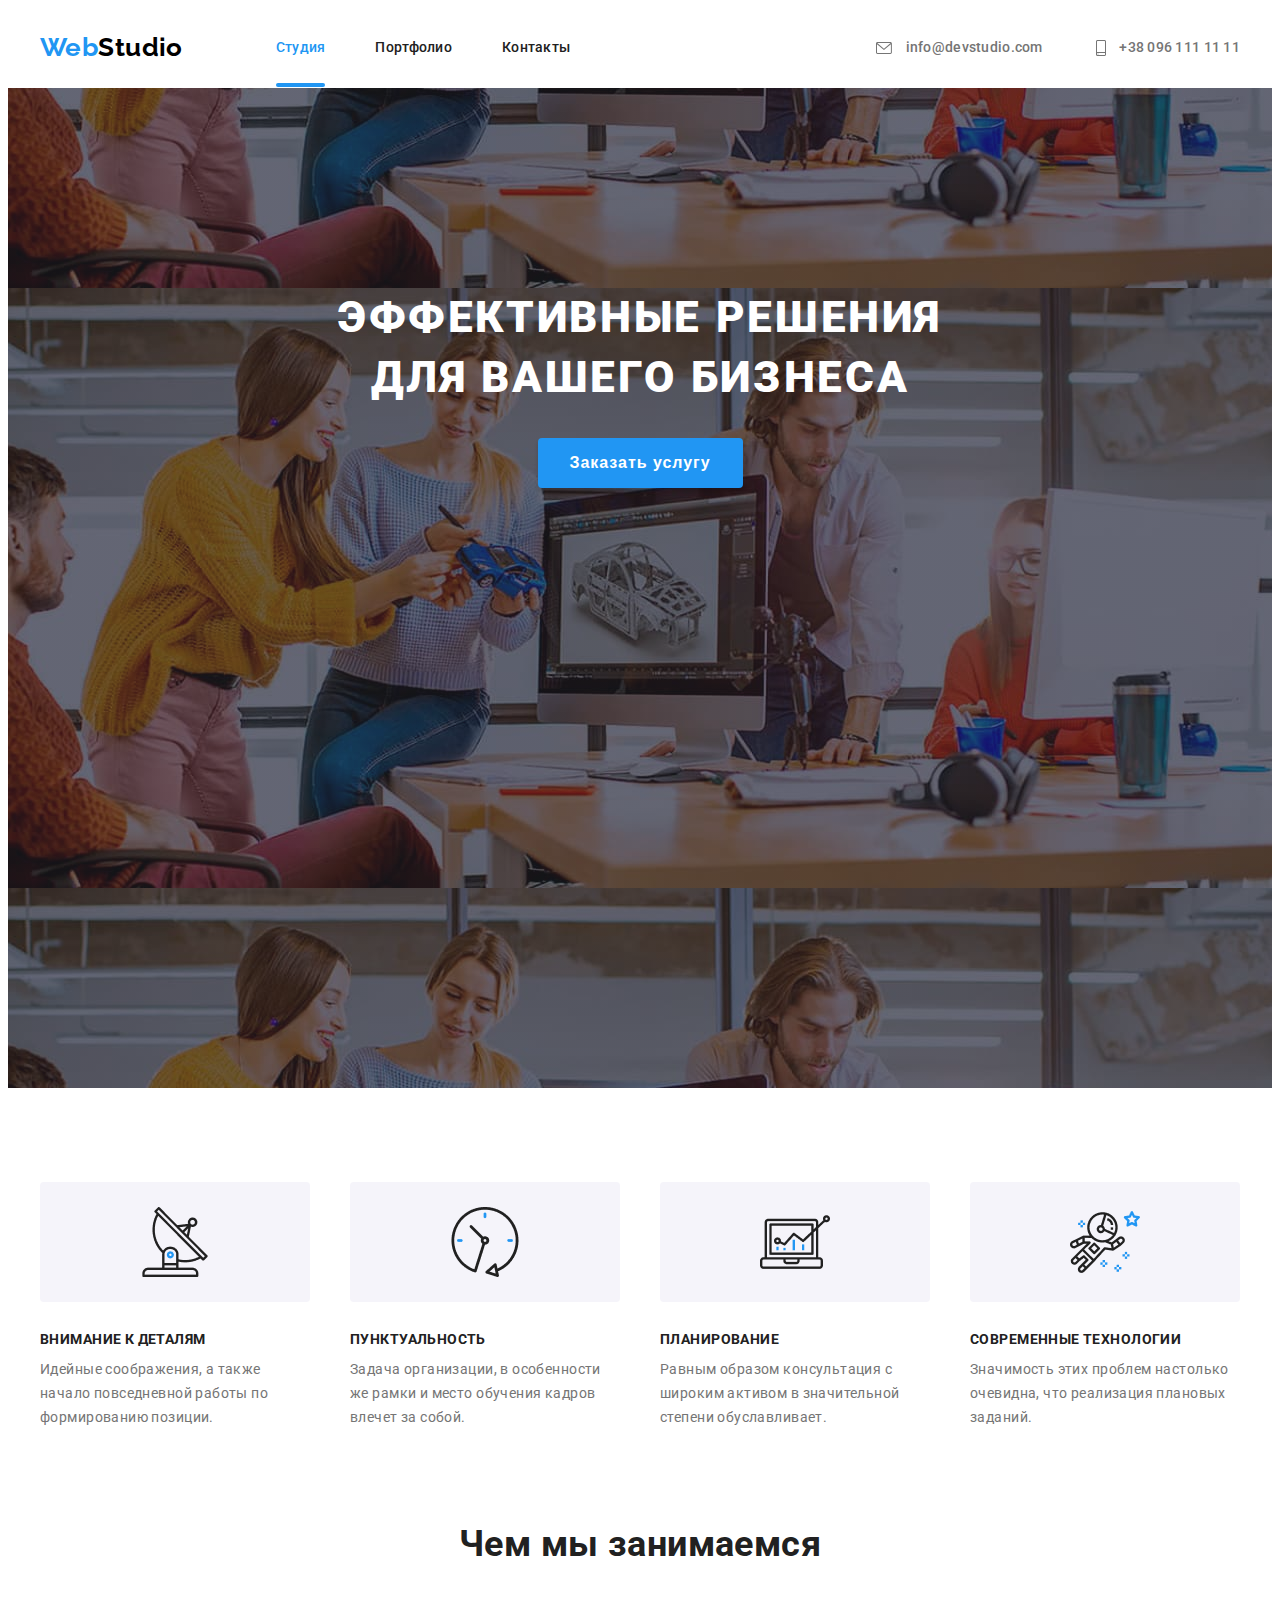
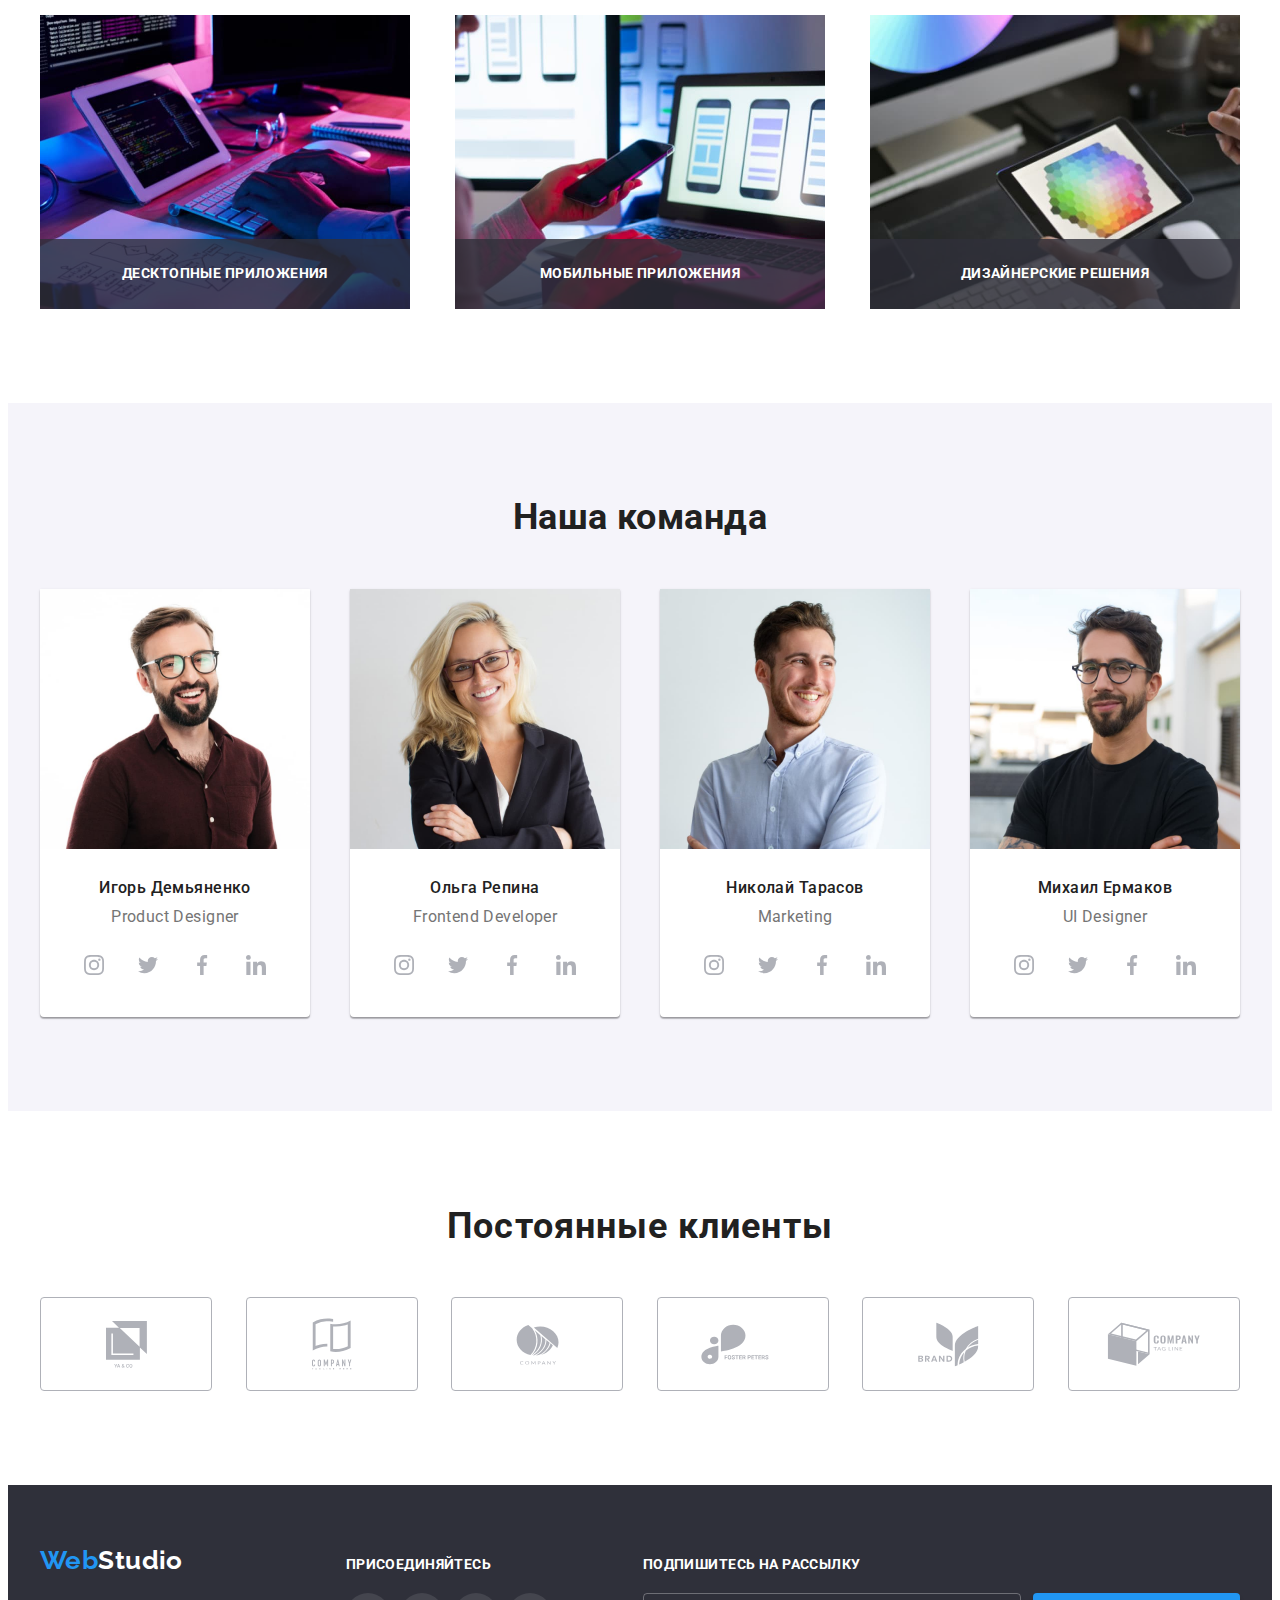
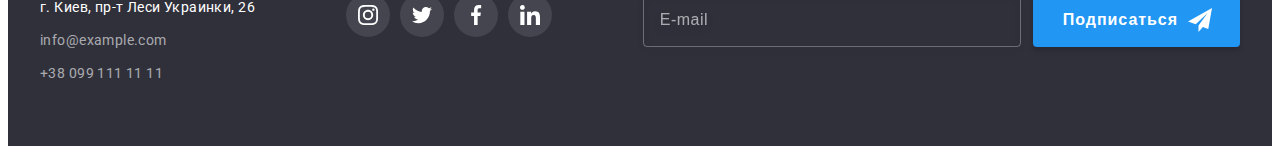
<file: index.html>
<!DOCTYPE html>
<html lang="ru">

<head>
  <meta charset="UTF-8" />
  <meta http-equiv="X-UA-Compatible" content="IE=edge" />
  <meta name="viewport" content="width=device-width, initial-scale=1.0" />
  <link rel="stylesheet" href="https://cdnjs.cloudflare.com/ajax/libs/modern-normalize/1.1.0/modern-normalize.min.css"
    integrity="sha512-wpPYUAdjBVSE4KJnH1VR1HeZfpl1ub8YT/NKx4PuQ5NmX2tKuGu6U/JRp5y+Y8XG2tV+wKQpNHVUX03MfMFn9Q=="
    crossorigin="anonymous" referrerpolicy="no-referrer" />
  <link rel="preconnect" href="https://fonts.googleapis.com" />
  <link rel="preconnect" href="https://fonts.gstatic.com" crossorigin />
  <link href="https://fonts.googleapis.com/css2?family=Raleway:wght@700&family=Roboto:wght@400;500;700;900&display=swap"
    rel="stylesheet" />
  <link rel="stylesheet" href="./css/main.min.css" />
  <title>Document</title>
</head>

<body>

  <header>
    <div class="container container-header">

      <nav class="navigation">
        <a href="" class="logo link">Web<span class="logo_dark">Studio</span> </a>

        <ul class="navigation__list list">
          <li class="navigation__item">
            <a href="./index.html" class="navigation__link current link">Студия</a>
          </li>
          <li class="navigation__item">
            <a href="./portfolio.html" class="navigation__link link">Портфолио</a>
          </li>
          <li class="navigation__item">
            <a href="" class="navigation__link link">Контакты</a>
          </li>
        </ul>
      </nav>

      <div class="contacts-header">
        <a href="info@devstudio.com" class="contacts-header__mail link">
          <svg class="contacts-header__icon" width="16" height="12">
            <use href="./images/icons.svg#envelope"></use>
          </svg> info@devstudio.com</a>
        <a href="+380961111111" class="contacts-header__phone link">
          <svg class="contacts-header__icon" width="10" height="16">
            <use href="./images/icons.svg#smartphone"></use>
          </svg> +38 096 111 11 11</a>
      </div>

    </div>
  </header>

  <main>

    <section class="hero">
      <div class="hero__background">
        <div class="container">

          <h1 class="hero__title">эффективные решения для вашего бизнеса</h1>
          <button type="button" class="hero__btn" data-modal-open>Заказать услугу</button>

        </div>
      </div>
    </section>

    <section class="peculiarities section">
      <div class="container">

        <h2 class="visually-hidden">ОСОБЕННОСТИ</h2>

        <ul class="peculiarities__list list">
          <li class="peculiarities__item">
            <h3 class="peculiarities__title antenna">Внимание к деталям</h3>
            <p class="peculiarities__text">
              Идейные соображения, а также начало повседневной работы по формированию позиции.
            </p>
          </li>

          <li class="peculiarities__item">
            <h3 class="peculiarities__title clock">Пунктуальность</h3>
            <p class="peculiarities__text">
              Задача организации, в особенности же рамки и место обучения кадров влечет за собой.
            </p>
          </li>

          <li class="peculiarities__item">
            <h3 class="peculiarities__title diagram">Планирование</h3>
            <p class="peculiarities__text">
              Равным образом консультация с широким активом в значительной степени обуславливает.
            </p>
          </li>

          <li class="peculiarities__item">
            <h3 class="peculiarities__title astronaut">Современные технологии</h3>
            <p class="peculiarities__text">
              Значимость этих проблем настолько очевидна, что реализация плановых заданий.
            </p>
          </li>
        </ul>

      </div>
    </section>

    <section class="service section">
      <div class="container">

        <h2 class="service__title">Чем мы занимаемся</h2>

        <ul class="service__list list">
          <li class="service__item">
            <img src="./images/tablet2.jpg" alt="img" width="370" class="service-img" />
            <p class="service__text">Десктопные приложения</p>
          </li>

          <li class="service__item">
            <img src="./images/phone.jpg" alt="img" width="370" class="service-img" />
            <p class="service__text">Мобильные приложения</p>
          </li>

          <li class="service__item">
            <img src="./images/tablet1.jpg" alt="img" width="370" class="service-img" />
            <p class="service__text">Дизайнерские решения</p>
          </li>
        </ul>

      </div>
    </section>

    <section class="command section">
      <div class="container">

        <h2 class="command__title">Наша команда</h2>
        <ul class="command__list list">
          <li class="command__item">
            <img src="./images/designer.jpg" alt="Product Designer" width="270" class="command__img" />
            <h3 class="command__text-name">Игорь Демьяненко</h3>
            <p class="command__text-prof">Product Designer</p>

            <ul class="command__social-list list">
              <li>
                <a href="" class="command__social-link link">
                  <svg width="20" height="20">
                    <use href="./images/icons.svg#instagram"></use>
                  </svg>
                </a>
              </li>

              <li>
                <a href="" class="command__social-link link">
                  <svg width="20" height="20">
                    <use href="./images/icons.svg#twitter"></use>
                  </svg>
                </a>
              </li>

              <li>
                <a href="" class="command__social-link link">
                  <svg width="20" height="20">
                    <use href="./images/icons.svg#facebook"></use>
                  </svg>
                </a>
              </li>

              <li>
                <a href="" class="command__social-link link">
                  <svg width="20" height="20">
                    <use href="./images/icons.svg#linkedin"></use>
                  </svg>
                </a>
              </li>
            </ul>

          </li>

          <li class="command__item">
            <img src="./images/developer.jpg" alt="Frontend Developer" width="270" class="command__img" />
            <h3 class="command__text-name">Ольга Репина</h3>
            <p class="command__text-prof">Frontend Developer</p>

            <ul class="command__social-list list">
              <li>
                <a href="" class="command__social-link link">
                  <svg width="20" height="20">
                    <use href="./images/icons.svg#instagram"></use>
                  </svg>
                </a>
              </li>

              <li>
                <a href="" class="command__social-link link">
                  <svg width="20" height="20">
                    <use href="./images/icons.svg#twitter"></use>
                  </svg>
                </a>
              </li>

              <li>
                <a href="" class="command__social-link link">
                  <svg width="20" height="20">
                    <use href="./images/icons.svg#facebook"></use>
                  </svg>
                </a>
              </li>

              <li>
                <a href="" class="command__social-link link">
                  <svg width="20" height="20">
                    <use href="./images/icons.svg#linkedin"></use>
                  </svg>
                </a>
              </li>
            </ul>

          </li>

          <li class="command__item">
            <img src="./images/marketing.jpg" alt="Marketing" width="270" class="command__img" />
            <h3 class="command__text-name">Николай Тарасов</h3>
            <p class="command__text-prof">Marketing</p>

            <ul class="command__social-list list">
              <li>
                <a href="" class="command__social-link link">
                  <svg width="20" height="20">
                    <use href="./images/icons.svg#instagram"></use>
                  </svg>
                </a>
              </li>

              <li>
                <a href="" class="command__social-link link">
                  <svg width="20" height="20">
                    <use href="./images/icons.svg#twitter"></use>
                  </svg>
                </a>
              </li>

              <li>
                <a href="" class="command__social-link link">
                  <svg width="20" height="20">
                    <use href="./images/icons.svg#facebook"></use>
                  </svg>
                </a>
              </li>

              <li>
                <a href="" class="command__social-link link">
                  <svg width="20" height="20">
                    <use href="./images/icons.svg#linkedin"></use>
                  </svg>
                </a>
              </li>
            </ul>

          </li>

          <li class="command__item">
            <img src="./images/ui.jpg" alt="UI Designer" width="270" class="command__img" />
            <h3 class="command__text-name">Михаил Ермаков</h3>
            <p class="command__text-prof">UI Designer</p>

            <ul class="command__social-list list">
              <li>
                <a href="" class="command__social-link link">
                  <svg width="20" height="20">
                    <use href="./images/icons.svg#instagram"></use>
                  </svg>
                </a>
              </li>

              <li>
                <a href="" class="command__social-link link">
                  <svg width="20" height="20">
                    <use href="./images/icons.svg#twitter"></use>
                  </svg>
                </a>
              </li>

              <li>
                <a href="" class="command__social-link link">
                  <svg width="20" height="20">
                    <use href="./images/icons.svg#facebook"></use>
                  </svg>
                </a>
              </li>

              <li>
                <a href="" class="command__social-link link">
                  <svg width="20" height="20">
                    <use href="./images/icons.svg#linkedin"></use>
                  </svg>
                </a>
              </li>
            </ul>

          </li>
        </ul>

      </div>
    </section>

    <section class="client section">
      <div class="container">

        <h2 class="client__title">Постоянные клиенты</h2>

        <ul class="client__list list">
          <li class="client__item">
            <a href="" class="client__link link">
              <svg width="41" height="47">
                <use href="./images/icons.svg#ya_co"></use>
              </svg>
            </a>
          </li>

          <li class="client__item">
            <a href="" class="client__link link">
              <svg width="40" height="52">
                <use href="./images/icons.svg#tagline"></use>
              </svg>
            </a>
          </li>

          <li class="client__item">
            <a href="" class="client__link link">
              <svg width="43" height="41">
                <use href="./images/icons.svg#company"></use>
              </svg>
            </a>
          </li>

          <li class="client__item">
            <a href="" class="client__link link">
              <svg width="84" height="41">
                <use href="./images/icons.svg#foster"></use>
              </svg>
            </a>
          </li>

          <li class="client__item">
            <a href="" class="client__link link">
              <svg width="63" height="45">
                <use href="./images/icons.svg#brand"></use>
              </svg>
            </a>
          </li>

          <li class="client__item">
            <a href="" class="client__link link">
              <svg width="94" height="44">
                <use href="./images/icons.svg#tag_line"></use>
              </svg>
            </a>
          </li>
        </ul>

      </div>
    </section>

  </main>

  <footer>
    <div class="container container-footer">

      <div class="contact-footer">
        <a href="" class="contact-footer__logo logo link">Web<span class="logo_light">Studio</span> </a>

        <address>

          <ul class="contact-footer__list list">
            <li class="contact-footer__item">
              <a href="" class="contact-footer__link contact-footer__link_white link">г. Киев, пр-т Леси Украинки,
                26</a>
            </li>
            <li class="contact-footer__item">
              <a href="info@example.com" class="contact-footer__link link">info@example.com</a>
            </li>
            <li class="contact-footer__item">
              <a href="+380991111111" class="contact-footer__link link">+38 099 111 11 11</a>
            </li>
          </ul>

        </address>
      </div>

      <div class="social-footer">
        <p class="social-footer__txt">присоединяйтесь</p>

        <ul class="social-footer__list list">
          <li>
            <a href="" class="social-footer__link link">
              <svg width="20" height="20">
                <use href="./images/icons.svg#instagram"></use>
              </svg>
            </a>
          </li>

          <li>
            <a href="" class="social-footer__link link">
              <svg width="20" height="20">
                <use href="./images/icons.svg#twitter"></use>
              </svg>
            </a>
          </li>

          <li>
            <a href="" class="social-footer__link link">
              <svg width="20" height="20">
                <use href="./images/icons.svg#facebook"></use>
              </svg>
            </a>
          </li>

          <li>
            <a href="" class="social-footer__link link">
              <svg width="20" height="20">
                <use href="./images/icons.svg#linkedin"></use>
              </svg>
            </a>
          </li>
        </ul>
      </div>

      <div class="subscription">
        <p class="subscription__txt">Подпишитесь на рассылку</p>

        <form class="subscription__form">
          <label>
            <input name="footer-email" type="email" placeholder="E-mail" class="subscription__input">
          </label>
          <button type="submit" class="subscription__btn">Подписаться<svg class="subscription__img" width="24"
              height="24">
              <use href="./images/icons.svg#icon_send"></use>
            </svg></button>
        </form>

      </div>

    </div>
  </footer>

  <div class="modal-drop is-hidden" data-modal>

    <div class="modal">

      <button type="button" class="modal__btn" data-modal-close>
        <svg width="11" height="11">
          <use href="./images/icons.svg#close"></use>
        </svg>
      </button>

      <p class="modal__text">Оставьте свои данные, мы вам перезвоним</p>

      <form>

        <label class="modal__contact">
          Имя
          <span class="modal__input-box">
            <input name="user-name" class="modal__input" type="text">
            <svg class="modal__icon" width="18" height="18">
              <use href="./images/icons.svg#person-black"></use>
            </svg>
          </span>
        </label>

        <label class="modal__contact">
          Телефон
          <span class="modal__input-box">
            <input name="user-phone" class="modal__input" type="tel">
            <svg class="modal__icon" width="18" height="18">
              <use href="./images/icons.svg#phone-black"></use>
            </svg>
          </span>
        </label>

        <label class="modal__contact">
          Почта
          <span class="modal__input-box">
            <input name="user-email" class="modal__input" type="email">
            <svg class="modal__icon" width="18" height="18">
              <use href="./images/icons.svg#email-black"></use>
            </svg>
          </span>
        </label>

        <label class="modal__contact">
          Комментарий
          <textarea name="user-message" placeholder="Введите текст" class="modal__message"></textarea>
        </label>

        <div class="checkbox-box">
          <input type="checkbox" name="accept-policy" id="checkbox" class="modal__checkbox-input visually-hidden"
            required>
          <label for="checkbox" class="modal__checkbox">Соглашаюсь с рассылкой и принимаю&nbsp;<a href=""
              class="modal__checkbox_link">Условия
              договора</a></label>
        </div>

        <button type="submit" class="modal__btn-submit">Отправить</button>
      </form>

    </div>

  </div>

  <script src="./modal.js"></script>

</body>

</html>
</file>
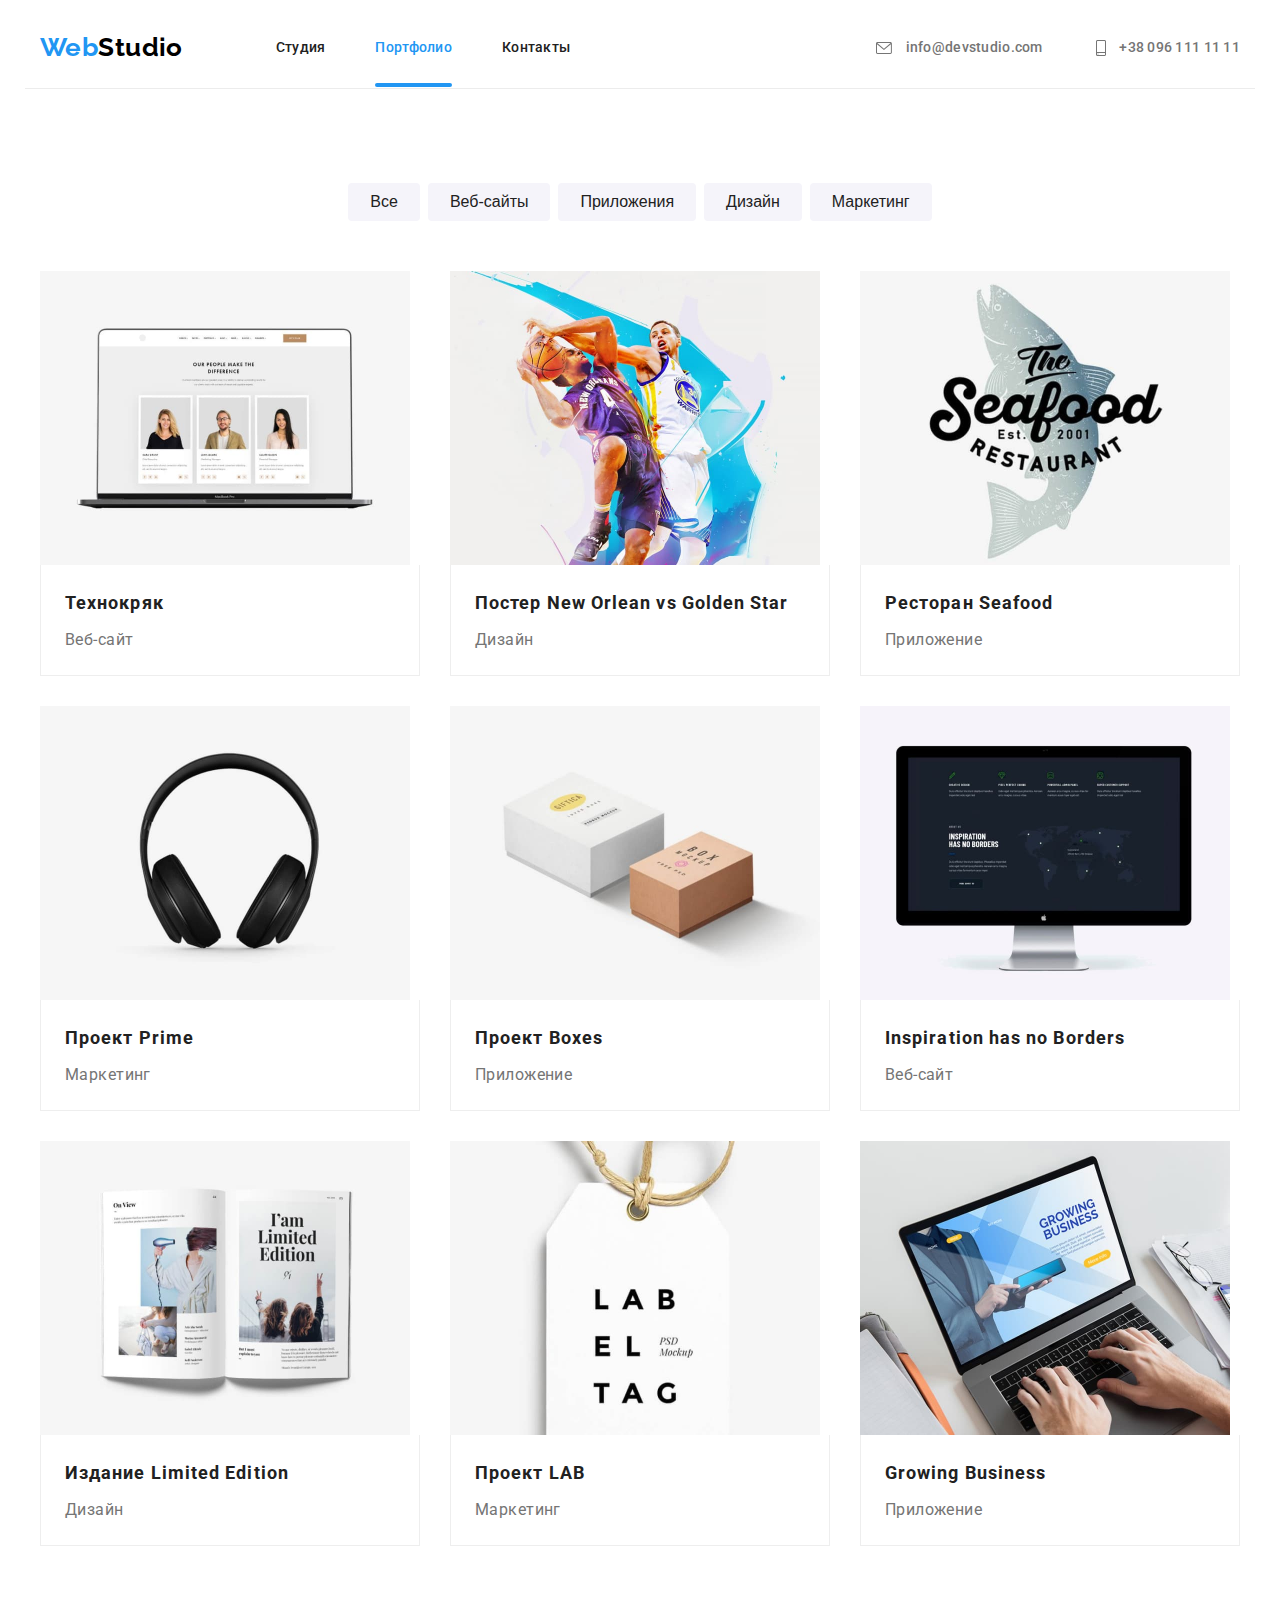
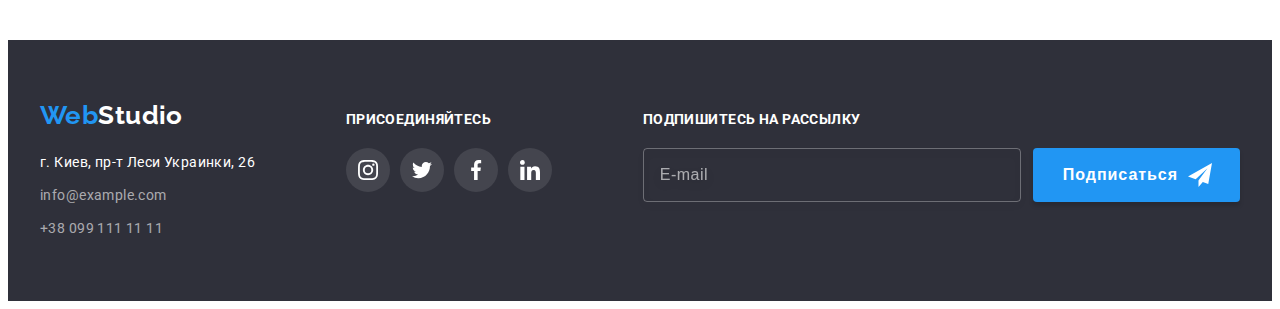
<file: portfolio.html>
<!DOCTYPE html>
<html lang="ru">

<head>
  <meta charset="UTF-8" />
  <meta http-equiv="X-UA-Compatible" content="IE=edge" />
  <meta name="viewport" content="width=device-width, initial-scale=1.0" />
  <link rel="stylesheet" href="https://cdnjs.cloudflare.com/ajax/libs/modern-normalize/1.1.0/modern-normalize.min.css"
    integrity="sha512-wpPYUAdjBVSE4KJnH1VR1HeZfpl1ub8YT/NKx4PuQ5NmX2tKuGu6U/JRp5y+Y8XG2tV+wKQpNHVUX03MfMFn9Q=="
    crossorigin="anonymous" referrerpolicy="no-referrer" />
  <link rel="preconnect" href="https://fonts.googleapis.com" />
  <link rel="preconnect" href="https://fonts.gstatic.com" crossorigin />
  <link href="https://fonts.googleapis.com/css2?family=Raleway:wght@700&family=Roboto:wght@400;500;700;900&display=swap"
    rel="stylesheet" />
  <link rel="stylesheet" href="./css/main.min.css" />
  <title>Document</title>
</head>

<body>

  <header>
    <div class="container container-header portfolio-header">

      <nav class="navigation">
        <a href="" class="logo link">Web<span class="logo_dark">Studio</span> </a>

        <ul class="navigation__list list">
          <li class="navigation__item">
            <a href="./index.html" class="navigation__link link">Студия</a>
          </li>
          <li class="navigation__item">
            <a href="./portfolio.html" class="navigation__link current link">Портфолио</a>
          </li>
          <li class="navigation__item">
            <a href="" class="navigation__link link">Контакты</a>
          </li>
        </ul>
      </nav>

      <div class="contacts-header">
        <a href="info@devstudio.com" class="contacts-header__mail link">
          <svg class="contacts-header__icon" width="16" height="12">
            <use href="./images/icons.svg#envelope"></use>
          </svg> info@devstudio.com</a>
        <a href="+380961111111" class="contacts-header__phone link">
          <svg class="contacts-header__icon" width="10" height="16">
            <use href="./images/icons.svg#smartphone"></use>
          </svg> +38 096 111 11 11</a>
      </div>

    </div>
  </header>

  <main>

    <section class="portfolio section">
      <div class="container">

        <h1 class="visually-hidden">PORTFOLIO</h1>

        <ul class="portfolio-sorting list">
          <li class="portfolio-sorting__item">
            <button type="button" class="portfolio-sorting__btn">Все</button>
          </li>

          <li class="portfolio-sorting__item">
            <button type="button" class="portfolio-sorting__btn">Веб-сайты</button>
          </li>

          <li class="portfolio-sorting__item">
            <button type="button" class="portfolio-sorting__btn">Приложения</button>
          </li>

          <li class="portfolio-sorting__item">
            <button type="button" class="portfolio-sorting__btn">Дизайн</button>
          </li>

          <li class="portfolio-sorting__item">
            <button type="button" class="portfolio-sorting__btn">Маркетинг</button>
          </li>
        </ul>

        <ul class="projects-list list">
          <li class="projects-list__item">
            <a href="" class="projects-list__link link">

              <div class="projects-list__thumb">
                <img src="./images/project-1.jpg" alt="img" width="370" />
                <p class="projects-list__text">Ресурс предлагает комплексные предложения с разным уровнем функционала
                  и
                  сервисов. Все это позволит
                  посетителю получить
                  исчерпывающие сведения о компании или частном лице.</p>
              </div>

              <div class="projects-list__box">
                <h2 class="projects-list__title">Технокряк</h2>
                <p class="projects-list__description">Веб-сайт</p>
              </div>

            </a>
          </li>

          <li class="projects-list__item">
            <a href="" class="projects-list__link link">

              <div class="projects-list__thumb">
                <img src="./images/project-2.jpg" alt="img" width="370" />
                <p class="projects-list__text">Ресурс предлагает комплексные предложения с разным уровнем функционала
                  и
                  сервисов. Все это позволит
                  посетителю получить
                  исчерпывающие сведения о компании или частном лице.</p>
              </div>

              <div class="projects-list__box">
                <h2 class="projects-list__title">Постер New Orlean vs Golden Star</h2>
                <p class="projects-list__description">Дизайн</p>
              </div>

            </a>
          </li>

          <li class="projects-list__item">
            <a href="" class="projects-list__link link">

              <div class="projects-list__thumb">
                <img src="./images/project-3.jpg" alt="img" width="370" />
                <p class="projects-list__text">Ресурс предлагает комплексные предложения с разным уровнем функционала
                  и
                  сервисов. Все это позволит
                  посетителю получить
                  исчерпывающие сведения о компании или частном лице.</p>
              </div>

              <div class="projects-list__box">
                <h2 class="projects-list__title">Ресторан Seafood</h2>
                <p class="projects-list__description">Приложение</p>
              </div>

            </a>
          </li>

          <li class="projects-list__item">
            <a href="" class="projects-list__link link">

              <div class="projects-list__thumb">
                <img src="./images/project-4.jpg" alt="img" width="370" />
                <p class="projects-list__text">Ресурс предлагает комплексные предложения с разным уровнем функционала
                  и
                  сервисов. Все это позволит
                  посетителю получить
                  исчерпывающие сведения о компании или частном лице.</p>
              </div>

              <div class="projects-list__box">
                <h2 class="projects-list__title">Проект Prime</h2>
                <p class="projects-list__description">Маркетинг</p>
              </div>

            </a>
          </li>

          <li class="projects-list__item">
            <a href="" class="projects-list__link link">

              <div class="projects-list__thumb">
                <img src="./images/project-5.jpg" alt="img" width="370" />
                <p class="projects-list__text">Ресурс предлагает комплексные предложения с разным уровнем функционала
                  и
                  сервисов. Все это позволит
                  посетителю получить
                  исчерпывающие сведения о компании или частном лице.</p>
              </div>

              <div class="projects-list__box">
                <h2 class="projects-list__title">Проект Boxes</h2>
                <p class="projects-list__description">Приложение</p>
              </div>

            </a>
          </li>

          <li class="projects-list__item">
            <a href="" class="projects-list__link link">

              <div class="projects-list__thumb">
                <img src="./images/project-6.jpg" alt="img" width="370" />
                <p class="projects-list__text">Ресурс предлагает комплексные предложения с разным уровнем функционала
                  и
                  сервисов. Все это позволит
                  посетителю получить
                  исчерпывающие сведения о компании или частном лице.</p>
              </div>

              <div class="projects-list__box">
                <h2 class="projects-list__title">Inspiration has no Borders</h2>
                <p class="projects-list__description">Веб-сайт</p>
              </div>

            </a>
          </li>

          <li class="projects-list__item">
            <a href="" class="projects-list__link link">

              <div class="projects-list__thumb">
                <img src="./images/project-7.jpg" alt="img" width="370" />
                <p class="projects-list__text">Ресурс предлагает комплексные предложения с разным уровнем функционала
                  и
                  сервисов. Все это позволит
                  посетителю получить
                  исчерпывающие сведения о компании или частном лице.</p>
              </div>

              <div class="projects-list__box">
                <h2 class="projects-list__title">Издание Limited Edition</h2>
                <p class="projects-list__description">Дизайн</p>
              </div>

            </a>
          </li>

          <li class="projects-list__item">
            <a href="" class="projects-list__link link">

              <div class="projects-list__thumb">
                <img src="./images/project-8.jpg" alt="img" width="370" />
                <p class="projects-list__text">Ресурс предлагает комплексные предложения с разным уровнем функционала
                  и
                  сервисов. Все это позволит
                  посетителю получить
                  исчерпывающие сведения о компании или частном лице.</p>
              </div>

              <div class="projects-list__box">
                <h2 class="projects-list__title">Проект LAB</h2>
                <p class="projects-list__description">Маркетинг</p>
              </div>

            </a>
          </li>

          <li class="projects-list__item">
            <a href="" class="projects-list__link link">

              <div class="projects-list__thumb">
                <img src="./images/project-9.jpg" alt="img" width="370" />
                <p class="projects-list__text">Ресурс предлагает комплексные предложения с разным уровнем функционала
                  и
                  сервисов. Все это позволит
                  посетителю получить
                  исчерпывающие сведения о компании или частном лице.</p>
              </div>

              <div class="projects-list__box">
                <h2 class="projects-list__title">Growing Business</h2>
                <p class="projects-list__description">Приложение</p>
              </div>

            </a>
          </li>
        </ul>

      </div>
    </section>

  </main>

  <footer>
    <div class="container container-footer">

      <div class="contact-footer">
        <a href="" class="contact-footer__logo logo link">Web<span class="logo_light">Studio</span> </a>

        <address>

          <ul class="contact-footer__list list">
            <li class="contact-footer__item">
              <a href="" class="contact-footer__link contact-footer__link_white link">г. Киев, пр-т Леси Украинки,
                26</a>
            </li>
            <li class="contact-footer__item">
              <a href="info@example.com" class="contact-footer__link link">info@example.com</a>
            </li>
            <li class="contact-footer__item">
              <a href="+380991111111" class="contact-footer__link link">+38 099 111 11 11</a>
            </li>
          </ul>

        </address>
      </div>

      <div class="social-footer">
        <p class="social-footer__txt">присоединяйтесь</p>

        <ul class="social-footer__list list">
          <li>
            <a href="" class="social-footer__link link">
              <svg width="20" height="20">
                <use href="./images/icons.svg#instagram"></use>
              </svg>
            </a>
          </li>

          <li>
            <a href="" class="social-footer__link link">
              <svg width="20" height="20">
                <use href="./images/icons.svg#twitter"></use>
              </svg>
            </a>
          </li>

          <li>
            <a href="" class="social-footer__link link">
              <svg width="20" height="20">
                <use href="./images/icons.svg#facebook"></use>
              </svg>
            </a>
          </li>

          <li>
            <a href="" class="social-footer__link link">
              <svg width="20" height="20">
                <use href="./images/icons.svg#linkedin"></use>
              </svg>
            </a>
          </li>
        </ul>
      </div>

      <div class="subscription">
        <p class="subscription__txt">Подпишитесь на рассылку</p>

        <form class="subscription__form">
          <label>
            <input name="footer-email" type="email" placeholder="E-mail" class="subscription__input">
          </label>
          <button type="submit" class="subscription__btn">Подписаться<svg class="subscription__img" width="24"
              height="24">
              <use href="./images/icons.svg#icon_send"></use>
            </svg>
          </button>
        </form>

      </div>

    </div>
  </footer>

</body>

</html>
</file>
<file: css/main.min.css>
:root{--font-logo: "Raleway", sans-serif;--font-family: "Roboto", sans-serif;--main-color-txt: #757575;--secondary-color-txt: #212121;--accent-color-txt: #ffffff;--icons-color: #afb1b8;--backlight-color: #2196f3;--background-color: #2f303a;--logo-dark: #000000;--background-btn: #f5f4fa}body{font-family:var(--font-family);color:var(--main-color-txt);font-size:14px;letter-spacing:.03em;background-color:var(--accent-color-txt)}h1,h2,h3,h4,h5,h6,p,ul{margin:0}img{display:block;height:auto;max-width:100%}.link{text-decoration:none}.list{list-style:none;padding:0;margin:0}.container{width:1200px;margin:0 auto;padding:0 15px}.section{padding:94px 0}.visually-hidden{position:absolute;width:1px;height:1px;margin:-1px;padding:0;overflow:hidden;border:0;clip:rect(0 0 0 0)}.logo{padding:24px 0px 25px 0px;margin-right:93px;color:var(--backlight-color);font-family:var(--font-logo);font-weight:700;font-size:26px;line-height:1.19}.container-header{display:-webkit-box;display:-ms-flexbox;display:flex;-webkit-box-align:center;-ms-flex-align:center;align-items:center}.logo_dark{color:var(--logo-dark)}.navigation{display:-webkit-box;display:-ms-flexbox;display:flex}.navigation__list{display:-webkit-box;display:-ms-flexbox;display:flex;-webkit-box-align:center;-ms-flex-align:center;align-items:center;padding-left:0}.navigation__item{margin-right:50px}.navigation__item:last-child{margin-right:0}.navigation__link{padding:10px 0;color:var(--secondary-color-txt);counter-reset:var(--secondary-color-txt);font-weight:500;line-height:1.14;letter-spacing:.02em;-webkit-transition:color 250ms cubic-bezier(0.4, 0, 0.2, 1);transition:color 250ms cubic-bezier(0.4, 0, 0.2, 1)}.navigation__link:hover,.navigation__link:focus{color:var(--backlight-color)}.current{position:relative;color:var(--backlight-color)}.current::after{content:"";position:absolute;bottom:-22px;left:0;width:100%;height:4px;border-radius:2px;background:var(--backlight-color);cursor:auto}.contacts-header{margin-left:auto;font-weight:500;line-height:1.14;letter-spacing:.02em}.contacts-header__phone,.contacts-header__mail{color:var(--main-color-txt);fill:var(--main-color-txt);-webkit-transition:color 250ms cubic-bezier(0.4, 0, 0.2, 1),fill 250ms cubic-bezier(0.4, 0, 0.2, 1);transition:color 250ms cubic-bezier(0.4, 0, 0.2, 1),fill 250ms cubic-bezier(0.4, 0, 0.2, 1)}.contacts-header__phone:hover,.contacts-header__phone:focus,.contacts-header__mail:hover,.contacts-header__mail:focus{color:var(--backlight-color);fill:var(--backlight-color)}.contacts-header__mail{margin-right:50px}.contacts-header__icon{vertical-align:middle;margin-right:10px}.hero{text-align:center}.hero__background{margin:0 auto;padding:200px 0;max-width:1600px;height:600px;-o-object-fit:cover;object-fit:cover;background-position:center;background-color:#c4c4c4;background-image:-webkit-gradient(linear, left top, right top, from(rgba(47, 48, 58, 0.4)), to(rgba(47, 48, 58, 0.4))),url(../images/fon.jpg);background-image:linear-gradient(to right, rgba(47, 48, 58, 0.4), rgba(47, 48, 58, 0.4)),url(../images/fon.jpg)}.hero__title{margin:0 auto 30px;width:700px;text-align:center;color:var(--accent-color-txt);text-transform:uppercase;font-weight:900;font-size:44px;line-height:1.36;letter-spacing:.06em}.hero__btn{display:block;margin:0 auto;padding:10px 32px;background:var(--backlight-color);-webkit-box-shadow:0px 4px 4px rgba(0,0,0,.15);box-shadow:0px 4px 4px rgba(0,0,0,.15);border-radius:4px;border:none;cursor:pointer;color:var(--accent-color-txt);font-weight:700;font-size:16px;line-height:1.88;letter-spacing:.06em}.peculiarities__list{display:-webkit-box;display:-ms-flexbox;display:flex;-webkit-box-pack:justify;-ms-flex-pack:justify;justify-content:space-between}.peculiarities__item{width:270px}.peculiarities__title{margin-bottom:10px;color:var(--secondary-color-txt);font-weight:700;font-size:14px;line-height:1.14;text-transform:uppercase}.peculiarities__title::before{content:"";display:-webkit-box;display:-ms-flexbox;display:flex;margin-bottom:30px;max-width:270px;height:120px;background-position:center;background-repeat:no-repeat;border-radius:4px;background-color:var(--background-btn)}.peculiarities__text{line-height:1.71}.antenna::before{background-image:url("../images/antenna.png")}.clock::before{background-image:url("../images/clock.png")}.diagram::before{background-image:url("../images/diagram.png")}.astronaut::before{background-image:url("../images/astronaut.png")}.service{padding-top:0}.service__title{text-align:center;margin-top:0;margin-bottom:50px;color:var(--secondary-color-txt);font-weight:700;font-size:36px;line-height:1.16}.service__list{display:-webkit-box;display:-ms-flexbox;display:flex;-webkit-box-pack:justify;-ms-flex-pack:justify;justify-content:space-between;margin:0 auto;padding-left:0}.service__item{position:relative}.service__text{display:-webkit-box;display:-ms-flexbox;display:flex;-webkit-box-pack:center;-ms-flex-pack:center;justify-content:center;-webkit-box-align:center;-ms-flex-align:center;align-items:center;position:absolute;bottom:0;left:0;width:100%;height:70px;font-weight:700;line-height:1.14;text-transform:uppercase;color:var(--accent-color-txt);background:rgba(47,48,58,.8)}.command{background-color:var(--background-btn)}.command__title{text-align:center;margin-top:0;margin-bottom:50px;color:var(--secondary-color-txt);font-weight:700;font-size:36px;line-height:1.16}.command__list{display:-webkit-box;display:-ms-flexbox;display:flex;-webkit-box-pack:justify;-ms-flex-pack:justify;justify-content:space-between;margin:0 auto;padding-left:0}.command__item{background-color:var(--accent-color-txt);-webkit-box-shadow:0px 1px 3px rgba(0,0,0,.12),0px 1px 1px rgba(0,0,0,.14),0px 2px 1px rgba(0,0,0,.2);box-shadow:0px 1px 3px rgba(0,0,0,.12),0px 1px 1px rgba(0,0,0,.14),0px 2px 1px rgba(0,0,0,.2);border-radius:0px 0px 4px 4px}.command__img{margin-bottom:30px}.command__text-name{text-align:center;margin-top:0;margin-bottom:10px;color:var(--secondary-color-txt);font-weight:500;font-size:16px;line-height:1.18}.command__text-prof{text-align:center;margin-bottom:16px;font-size:16px;line-height:1.18}.command__social-list{display:-webkit-box;display:-ms-flexbox;display:flex;-webkit-box-pack:center;-ms-flex-pack:center;justify-content:center;margin-bottom:30px}.command__social-link{display:-webkit-box;display:-ms-flexbox;display:flex;-webkit-box-align:center;-ms-flex-align:center;align-items:center;-webkit-box-pack:center;-ms-flex-pack:center;justify-content:center;margin-right:10px;width:44px;height:44px;border-radius:50%;fill:var(--icons-color);background-color:var(--accent-color-txt);-webkit-transition:background-color 250ms cubic-bezier(0.4, 0, 0.2, 1),fill 250ms cubic-bezier(0.4, 0, 0.2, 1);transition:background-color 250ms cubic-bezier(0.4, 0, 0.2, 1),fill 250ms cubic-bezier(0.4, 0, 0.2, 1)}.command__social-link:hover,.command__social-link:focus{background-color:var(--backlight-color);fill:var(--accent-color-txt)}.command__social-list>li:last-child>.command__social-link{margin-right:0}.client__title{margin-bottom:50px;text-align:center;font-family:var(--font-family);font-weight:700;font-size:36px;line-height:1.17;letter-spacing:.03em;color:var(--secondary-color-txt)}.client__list{display:-webkit-box;display:-ms-flexbox;display:flex;-webkit-box-pack:justify;-ms-flex-pack:justify;justify-content:space-between}.client__link{display:-webkit-box;display:-ms-flexbox;display:flex;-webkit-box-align:center;-ms-flex-align:center;align-items:center;-webkit-box-pack:center;-ms-flex-pack:center;justify-content:center;width:170px;height:92px;border:1px solid var(--icons-color);border-radius:4px;fill:var(--icons-color);-webkit-transition:fill 250ms cubic-bezier(0.4, 0, 0.2, 1),border 250ms cubic-bezier(0.4, 0, 0.2, 1);transition:fill 250ms cubic-bezier(0.4, 0, 0.2, 1),border 250ms cubic-bezier(0.4, 0, 0.2, 1)}.client__link:hover,.client__link:focus{fill:var(--backlight-color);border:1px solid var(--backlight-color)}footer{padding:60px 0;background-color:var(--background-color)}.container-footer{display:-webkit-box;display:-ms-flexbox;display:flex;-webkit-box-align:baseline;-ms-flex-align:baseline;align-items:baseline}.contact-footer{margin-right:70px}.contact-footer__logo{display:block;padding:0;margin-bottom:20px}.logo_light{color:var(--accent-color-txt)}.contact-footer__list{padding-left:0;margin-top:0;margin-bottom:0}.contact-footer__item:nth-child(-n+2){margin-bottom:9px}.contact-footer__link{font-style:normal;text-decoration:none;line-height:1.71;color:rgba(255,255,255,.6);-webkit-transition:color 250ms cubic-bezier(0.4, 0, 0.2, 1);transition:color 250ms cubic-bezier(0.4, 0, 0.2, 1)}.contact-footer__link_white{color:var(--accent-color-txt)}.contact-footer__link:hover,.contact-footer__link:focus{color:var(--backlight-color)}.social-footer{margin-right:auto}.social-footer__txt{margin-bottom:20px;font-family:var(--font-family);font-weight:700;font-size:14px;line-height:1.14;letter-spacing:.03em;text-transform:uppercase;color:var(--accent-color-txt)}.social-footer__list{display:-webkit-box;display:-ms-flexbox;display:flex}.social-footer__link{display:-webkit-box;display:-ms-flexbox;display:flex;-webkit-box-align:center;-ms-flex-align:center;align-items:center;-webkit-box-pack:center;-ms-flex-pack:center;justify-content:center;margin-right:10px;width:44px;height:44px;border-radius:50%;fill:var(--accent-color-txt);background-color:rgba(255,255,255,.1);-webkit-transition:background-color 250ms cubic-bezier(0.4, 0, 0.2, 1),fill 250ms cubic-bezier(0.4, 0, 0.2, 1);transition:background-color 250ms cubic-bezier(0.4, 0, 0.2, 1),fill 250ms cubic-bezier(0.4, 0, 0.2, 1)}.social-footer__link:hover,.social-footer__link:focus{fill:var(--accent-color-txt);background-color:var(--backlight-color)}.social-footer__list>li:last-child>.social-footer__link{margin-right:0}.subscription__txt{margin-bottom:20px;font-family:var(--font-family);font-weight:700;font-size:14px;line-height:1.14;letter-spacing:.03em;text-transform:uppercase;color:var(--accent-color-txt)}.subscription__form{display:-webkit-box;display:-ms-flexbox;display:flex}.subscription__input{width:358px;height:50px;padding-left:16px;border-radius:4px;border:1px solid rgba(255,255,255,.3);-webkit-filter:drop-shadow(0px 4px 4px rgba(0, 0, 0, 0.15));filter:drop-shadow(0px 4px 4px rgba(0, 0, 0, 0.15));background-color:rgba(0,0,0,0);color:var(--accent-color-txt)}.subscription__input::-webkit-input-placeholder{font-size:16px;line-height:1.25;-webkit-box-align:center;align-items:center;letter-spacing:.03em;color:rgba(255,255,255,.6)}.subscription__input::-moz-placeholder{font-size:16px;line-height:1.25;align-items:center;letter-spacing:.03em;color:rgba(255,255,255,.6)}.subscription__input:-ms-input-placeholder{font-size:16px;line-height:1.25;-ms-flex-align:center;align-items:center;letter-spacing:.03em;color:rgba(255,255,255,.6)}.subscription__input::-ms-input-placeholder{font-size:16px;line-height:1.25;-ms-flex-align:center;align-items:center;letter-spacing:.03em;color:rgba(255,255,255,.6)}.subscription__input::placeholder{font-size:16px;line-height:1.25;-webkit-box-align:center;-ms-flex-align:center;align-items:center;letter-spacing:.03em;color:rgba(255,255,255,.6)}.subscription__btn{display:block;position:relative;margin-left:12px;padding:10px 62px 10px 30px;border-radius:4px;border:none;background:var(--backlight-color);-webkit-box-shadow:0px 4px 4px rgba(0,0,0,.15);box-shadow:0px 4px 4px rgba(0,0,0,.15);cursor:pointer;font-weight:700;font-size:16px;line-height:1.88;letter-spacing:.06em;color:var(--accent-color-txt)}.subscription__img{position:absolute;top:50%;right:28px;-webkit-transform:translateY(-50%);transform:translateY(-50%)}.portfolio-header{border-bottom:1px solid #ececec}.portfolio-sorting{display:-webkit-box;display:-ms-flexbox;display:flex;-webkit-box-pack:center;-ms-flex-pack:center;justify-content:center;margin-bottom:50px}.portfolio-sorting__btn{padding:6px 22px;background:var(--background-btn);border-radius:4px;border:none;cursor:pointer;color:var(--secondary-color-txt);font-weight:500;font-size:16px;line-height:1.62;-webkit-transition:color 250ms cubic-bezier(0.4, 0, 0.2, 1),background-color 250ms cubic-bezier(0.4, 0, 0.2, 1),-webkit-box-shadow 250ms cubic-bezier(0.4, 0, 0.2, 1);transition:color 250ms cubic-bezier(0.4, 0, 0.2, 1),background-color 250ms cubic-bezier(0.4, 0, 0.2, 1),-webkit-box-shadow 250ms cubic-bezier(0.4, 0, 0.2, 1);transition:color 250ms cubic-bezier(0.4, 0, 0.2, 1),background-color 250ms cubic-bezier(0.4, 0, 0.2, 1),box-shadow 250ms cubic-bezier(0.4, 0, 0.2, 1);transition:color 250ms cubic-bezier(0.4, 0, 0.2, 1),background-color 250ms cubic-bezier(0.4, 0, 0.2, 1),box-shadow 250ms cubic-bezier(0.4, 0, 0.2, 1),-webkit-box-shadow 250ms cubic-bezier(0.4, 0, 0.2, 1)}.portfolio-sorting__btn:hover,.portfolio-sorting__btn:focus{color:var(--accent-color-txt);background-color:var(--backlight-color);-webkit-box-shadow:0px 3px 1px rgba(0,0,0,.1),0px 1px 2px rgba(0,0,0,.08),0px 2px 2px rgba(0,0,0,.12);box-shadow:0px 3px 1px rgba(0,0,0,.1),0px 1px 2px rgba(0,0,0,.08),0px 2px 2px rgba(0,0,0,.12)}.portfolio-sorting__item:nth-child(-n+4){margin-right:8px}.projects-list{display:-webkit-box;display:-ms-flexbox;display:flex;-ms-flex-wrap:wrap;flex-wrap:wrap;margin-right:-30px;margin-bottom:-30px;padding-left:0}.projects-list__item{-ms-flex-preferred-size:calc(33.3333333333% - 30px);flex-basis:calc(33.3333333333% - 30px);margin-right:30px;margin-bottom:30px}.projects-list__link{display:block;-webkit-transition:-webkit-box-shadow 250ms cubic-bezier(0.4, 0, 0.2, 1);transition:-webkit-box-shadow 250ms cubic-bezier(0.4, 0, 0.2, 1);transition:box-shadow 250ms cubic-bezier(0.4, 0, 0.2, 1);transition:box-shadow 250ms cubic-bezier(0.4, 0, 0.2, 1), -webkit-box-shadow 250ms cubic-bezier(0.4, 0, 0.2, 1)}.projects-list__link:hover{-webkit-box-shadow:0px 1px 1px rgba(0,0,0,.12),0px 4px 4px rgba(0,0,0,.06),1px 4px 6px rgba(0,0,0,.16);box-shadow:0px 1px 1px rgba(0,0,0,.12),0px 4px 4px rgba(0,0,0,.06),1px 4px 6px rgba(0,0,0,.16)}.projects-list__thumb{position:relative;overflow:hidden}.projects-list__thumb::after{content:"";position:absolute;bottom:-100%;left:0;width:370px;height:294px;background:rgba(33,150,243,.9);-webkit-transition:bottom 250ms cubic-bezier(0.4, 0, 0.2, 1);transition:bottom 250ms cubic-bezier(0.4, 0, 0.2, 1)}.projects-list__link:hover .projects-list__thumb::after{bottom:0}.projects-list__text{position:absolute;bottom:-100%;left:24px;z-index:3;width:322px;height:168px;font-family:var(--font-family);font-weight:400;font-size:18px;line-height:1.56;letter-spacing:.03em;color:var(--accent-color-txt);-webkit-transition:bottom 250ms cubic-bezier(0.4, 0, 0.2, 1);transition:bottom 250ms cubic-bezier(0.4, 0, 0.2, 1)}.projects-list__link:hover .projects-list__text{bottom:63px}.projects-list__box{padding:20px 24px;border:1px solid #eee;border-top:none}.projects-list__title{margin-bottom:4px;color:var(--secondary-color-txt);font-weight:700;font-size:18px;line-height:2;letter-spacing:.06em}.projects-list__description{color:var(--main-color-txt);font-size:16px;line-height:1.88}.modal-drop{position:fixed;top:0;left:0;width:100%;height:100%;background:rgba(0,0,0,.2);-webkit-transition:opacity 500ms cubic-bezier(0.4, 0, 0.2, 1),visibility 500ms cubic-bezier(0.4, 0, 0.2, 1);transition:opacity 500ms cubic-bezier(0.4, 0, 0.2, 1),visibility 500ms cubic-bezier(0.4, 0, 0.2, 1)}.is-hidden{opacity:0;visibility:hidden;pointer-events:none}.modal{position:absolute;top:50%;left:50%;-webkit-transform:translate(-50%, -50%) scale(1);transform:translate(-50%, -50%) scale(1);width:528px;height:580px;padding:40px;border-radius:4px;background:var(--accent-color-txt);-webkit-box-shadow:0px 1px 3px rgba(0,0,0,.12),0px 1px 1px rgba(0,0,0,.14),0px 2px 1px rgba(0,0,0,.2);box-shadow:0px 1px 3px rgba(0,0,0,.12),0px 1px 1px rgba(0,0,0,.14),0px 2px 1px rgba(0,0,0,.2);-webkit-transition:-webkit-transform 500ms cubic-bezier(0.4, 0, 0.2, 1);transition:-webkit-transform 500ms cubic-bezier(0.4, 0, 0.2, 1);transition:transform 500ms cubic-bezier(0.4, 0, 0.2, 1);transition:transform 500ms cubic-bezier(0.4, 0, 0.2, 1), -webkit-transform 500ms cubic-bezier(0.4, 0, 0.2, 1)}.modal-drop.is-hidden .modal{-webkit-transform:translate(-50%, -50%) scale(1.5);transform:translate(-50%, -50%) scale(1.5)}.modal__btn{position:absolute;top:8px;right:8px;display:-webkit-box;display:-ms-flexbox;display:flex;-webkit-box-pack:center;-ms-flex-pack:center;justify-content:center;-webkit-box-align:center;-ms-flex-align:center;align-items:center;padding:0;width:30px;height:30px;border:1px solid rgba(0,0,0,.1);border-radius:50%;background-color:rgba(0,0,0,0);cursor:pointer;-webkit-transition:fill 250ms cubic-bezier(0.4, 0, 0.2, 1);transition:fill 250ms cubic-bezier(0.4, 0, 0.2, 1)}.modal__btn:hover{fill:var(--backlight-color)}.modal__text{text-align:center;margin-bottom:12px;font-family:var(--accent-color-txt);font-weight:700;font-size:20px;line-height:1.15;letter-spacing:.03em;color:var(--secondary-color-txt)}.modal__contact{display:block;margin-bottom:10px;font-size:12px;line-height:1.16;letter-spacing:.01em}.modal__input-box{position:relative;display:block;margin-top:4px}.modal__input{width:100%;height:40px;padding-left:42px;border:1px solid rgba(33,33,33,.2);border-radius:4px;-webkit-transition:border-color 250ms cubic-bezier(0.4, 0, 0.2, 1);transition:border-color 250ms cubic-bezier(0.4, 0, 0.2, 1)}.modal__input:focus{outline:none;border-color:var(--backlight-color)}.modal__icon{position:absolute;top:50%;left:12px;-webkit-transform:translateY(-50%);transform:translateY(-50%);-webkit-transition:fill 250ms cubic-bezier(0.4, 0, 0.2, 1);transition:fill 250ms cubic-bezier(0.4, 0, 0.2, 1)}.modal__input:focus+.modal__icon{fill:var(--backlight-color)}.modal__message{width:100%;height:120px;margin-top:4px;padding:12px 16px;resize:none;border:1px solid rgba(33,33,33,.2);border-radius:4px;-webkit-transition:border-color 250ms cubic-bezier(0.4, 0, 0.2, 1);transition:border-color 250ms cubic-bezier(0.4, 0, 0.2, 1)}.modal__message::-webkit-input-placeholder{line-height:1.14;letter-spacing:.01em;color:rgba(117,117,117,.5)}.modal__message::-moz-placeholder{line-height:1.14;letter-spacing:.01em;color:rgba(117,117,117,.5)}.modal__message:-ms-input-placeholder{line-height:1.14;letter-spacing:.01em;color:rgba(117,117,117,.5)}.modal__message::-ms-input-placeholder{line-height:1.14;letter-spacing:.01em;color:rgba(117,117,117,.5)}.modal__message::placeholder{line-height:1.14;letter-spacing:.01em;color:rgba(117,117,117,.5)}.modal__message:focus{outline:none;border-color:var(--backlight-color)}.checkbox-box{margin-bottom:30px}.modal__checkbox{display:-webkit-box;display:-ms-flexbox;display:flex;-webkit-box-pack:center;-ms-flex-pack:center;justify-content:center;-webkit-box-align:center;-ms-flex-align:center;align-items:center;line-height:1.71;letter-spacing:.03em}.modal__checkbox::before{content:"";display:inline-block;width:16px;height:15px;margin-right:7px;border:1px solid var(--secondary-color-txt);border-radius:2px;cursor:pointer}.modal__checkbox-input:checked+.modal__checkbox::before{background-image:url(../images/icon_check.png);border:none}.modal__checkbox-input:focus+.modal__checkbox::before{border-color:var(--backlight-color)}.modal__checkbox_link{line-height:1.71;letter-spacing:.03em;color:var(--backlight-color)}.modal__btn-submit{display:block;margin:0 auto;padding:10px 56px;border-radius:4px;border:none;background:var(--backlight-color);-webkit-box-shadow:0px 4px 4px rgba(0,0,0,.15);box-shadow:0px 4px 4px rgba(0,0,0,.15);cursor:pointer;font-family:var(--font-family);font-weight:700;font-size:16px;line-height:1.88;letter-spacing:.06em;color:var(--accent-color-txt)}/*# sourceMappingURL=main.min.css.map */
</file>
